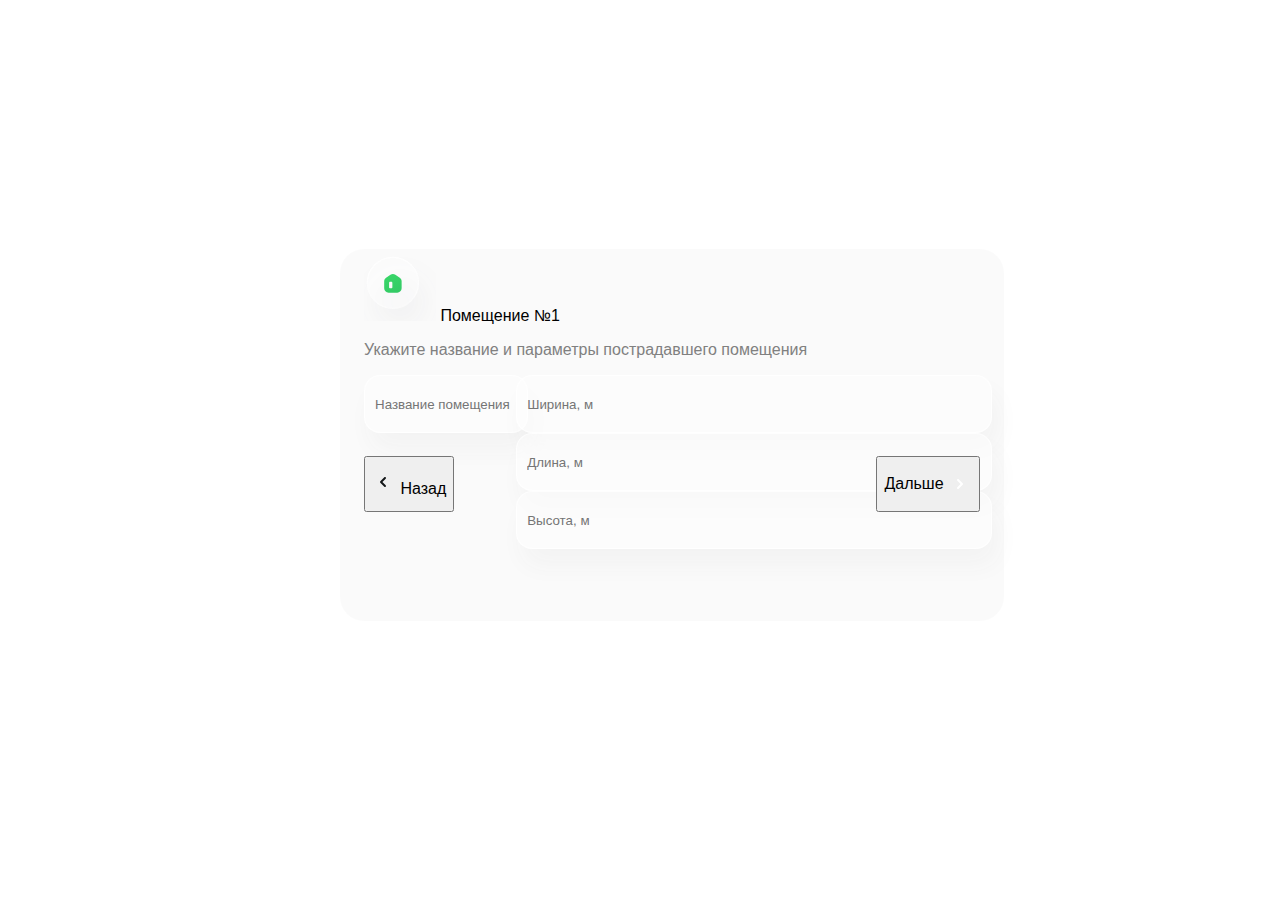
<file: Практика/1/index.html>
<!DOCTYPE html>
<html lang="ru">
    <head>
        <link href="style.css" rel="stylesheet"  />
        <meta charset="utf-8" />
        <title>
            Тестовое задание "Помещение №1"
        </title>
    </head>
    <body>
        <div class = "content-box">
            <div class ="in-box" >
                <div class="header">  
                    <img src="Round 49.svg" class="header__icon" alt="Иконка" width = "72" height = "72">
                    <span class = "header__title">Помещение №1</span>
                </div>
                <p>Укажите название и параметры пострадавшего помещения</p>
                <div class="parameters">
                    <div class="parametrs__row">
                        <input class="input" type="text" placeholder="Название помещения">
                    </div>
                    
                    <div class="parametrs__row">
                        <input class="input" type="text" placeholder="Ширина, м">
                        <input class="input" type="text" placeholder="Длина, м">
                        <input class="input" type="text" placeholder="Высота, м">
                    </div>
                </div>
                <div class="buttons">
                    <button class="button secondary"> 
                        <img src="Leading Icon.svg" class="buttons__back-icon" alt="Иконка" width = "24" height = "24">
                        <span>Назад</span>
                    </button>
                    <button class="button primary">
                        <span class = "go-next"> Дальше</span>
                        <img src="chevron_right.svg" class="next-icon" alt="Иконка" width = "24" height = "24">
                    </button>
                </div>
            </div>
        </div>
    </body>
</html>
</file>
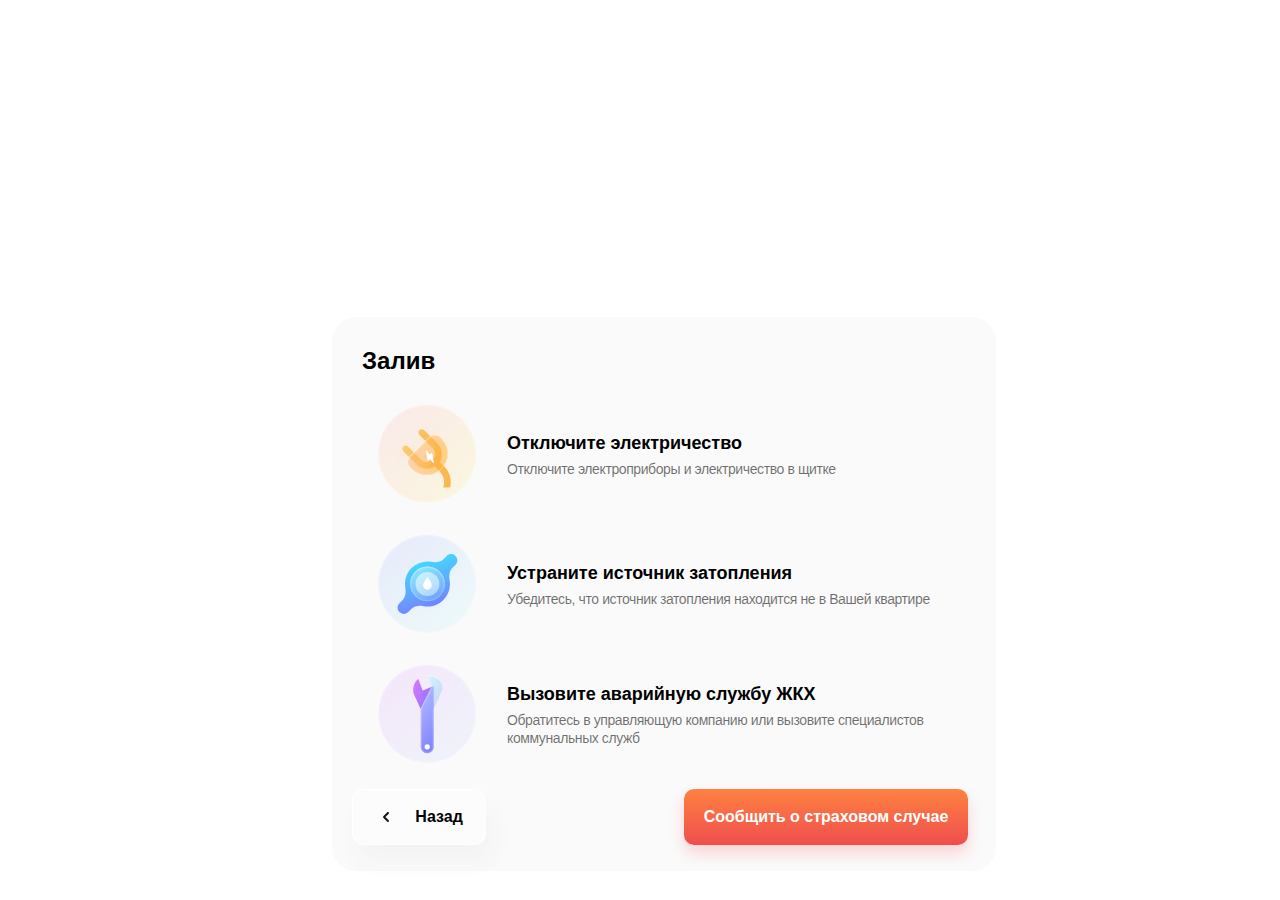
<file: Практика/2/index.html>
<!DOCTYPE html>
<html lang="ru">
    <head>
        <link href="style.css" rel="stylesheet"  />
        <meta charset="utf-8" />
        <title>
            Тестовое задание "Залив"
        </title>
    </head>
    <body>
        <div class = "content-box"> 
            <div class ="in-box">
                <div class = "header">  
                    <h2>Залив</h2>
                </div>
                <div class = "electricity">
                    <div class = "electricity-icon">
                        <img src="Instruction.svg" class ="icon1" alt="Иконка1" width = "110" height = "110">
                    </div>
                    <div class = "electricity-text">
                        <p class = "bold-text">Отключите электричество</p>
                        <p class = "default-text">Отключите электроприборы и электричество в щитке</p>
                    </div>
                </div>
                <div class = "flooding">
                    <div class = "flooding-icon">
                        <img src="Instruction (1).svg" class ="icon2" alt="Иконка2" width = "110" height = "110">
                    </div>
                    <div class = "flooding-text">
                        <p class = "bold-text">Устраните источник затопления</p>
                        <p class = "default-text">Убедитесь, что источник затопления находится не в Вашей квартире</p>
                    </div>    
                </div>
                <div class = "emergency">
                    <div class = "emergency-icon">
                        <img src="Instruction (2).svg" class ="icon3" alt="Иконка3" width = "110" height = "110">
                    </div>
                    <div class = "emergency-text">
                        <p class = "bold-text">Вызовите аварийную службу ЖКХ</p>
                        <p class = "default-text">Обратитесь в управляющую компанию или вызовите специалистов коммунальных служб</p>
                    </div>
                </div>
                <div class = "buttons">
                    <button class="back">
                        <img src="Leading Icon.svg" class="back-icon" alt="Иконка" width = "24" height = "24">
                        <p class = "go-back">Назад</p>
                    </button>
                    <button class="send"> 
                        <p class = "go-send"> Сообщить о страховом случае </p>
                    </button>
                </div>
            </div>
        </div>
    </body>
</html>
</file>
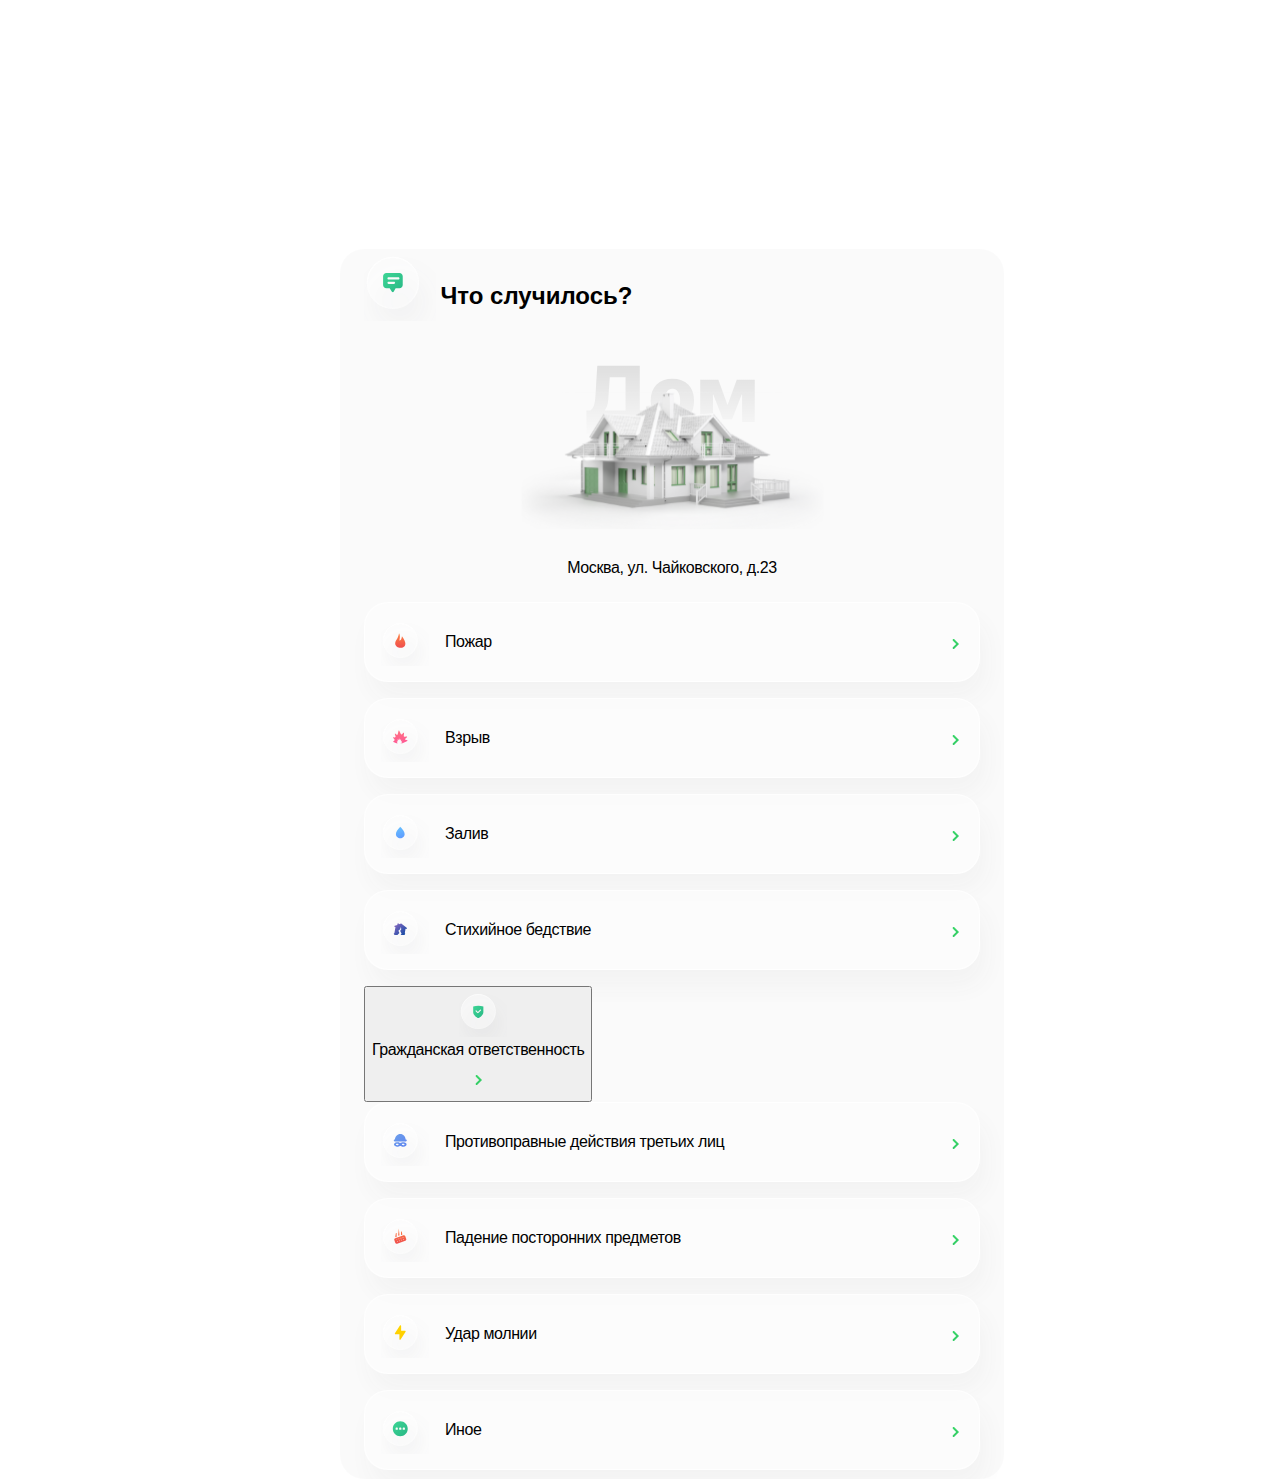
<file: Практика/3/index.html>
<!DOCTYPE html>
<html lang="ru">
    <head>
        <link href="style.css" rel="stylesheet"  />
        <meta charset="utf-8" />
        <title>
            Тестовое задание "Что случилось?"
        </title>
    </head>
    <body>
        <div class = "content-box">
            <div class ="in-box" >
                <div class = "header">  
                    <img src="1.svg" class = "-header-icon" alt="Иконка" width = "72" height = "72">
                    <span class = "header-title">Что случилось?</span>
                </div>
                <div class = "house">
                    <img src="2.svg" class = "house-icon" alt="Иконка" width = "327" height = "184">
                </div>
                <div class = "address">
                    <p class="address-text">Москва, ул. Чайковского, д.23 </p>
                </div>
                <div class = "buttons">
                    <button class="fire"> 
                        <img src="3.svg" class="button-icon" alt="Иконка" width = "48" height = "48">
                        <p class = "button-text"> Пожар</p>
                        <img src="12.svg" class="go-next" alt="Иконка" width = "36" height = "36">
                    </button>
                    <button class="blast"> 
                        <img src="4.svg" class="button-icon" alt="Иконка" width = "48" height = "48">
                        <p class = "button-text"> Взрыв</p>
                        <img src="12.svg" class="go-next" alt="Иконка" width = "36" height = "36">
                    </button>
                    <button class="flood"> 
                        <img src="5.svg" class="button-icon" alt="Иконка" width = "48" height = "48">
                        <p class = "button-text"> Залив</p>
                        <img src="12.svg" class="go-next" alt="Иконка" width = "36" height = "36">
                    </button>
                    <button class="disaster"> 
                        <img src="6.svg" class="button-icon" alt="Иконка" width = "48" height = "48">
                        <p class = "button-text"> Стихийное бедствие</p>
                        <img src="12.svg" class="go-next" alt="Иконка" width = "36" height = "36">
                    </button>
                    <button class="libutton-iconility"> 
                        <img src="7.svg" class="button-icon" alt="Иконка" width = "48" height = "48">
                        <p class = "button-text"> Гражданская ответственность</p>
                        <img src="12.svg" class="go-next" alt="Иконка" width = "36" height = "36">
                    </button>
                    <button class="il_act"> 
                        <img src="8.svg" class="button-icon" alt="Иконка" width = "48" height = "48">
                        <p class = "button-text"> Противоправные действия третьих лиц</p>
                        <img src="12.svg" class="go-next" alt="Иконка" width = "36" height = "36">
                    </button>
                    <button class="fal_obj"> 
                        <img src="9.svg" class="button-icon" alt="Иконка" width = "48" height = "48">
                        <p class = "button-text"> Падение посторонних предметов</p>
                        <img src="12.svg" class="go-next" alt="Иконка" width = "36" height = "36">
                    </button>
                    <button class="lightning"> 
                        <img src="10.svg" class="button-icon" alt="Иконка" width = "48" height = "48">
                        <p class = "button-text"> Удар молнии</p>
                        <img src="12.svg" class="go-next" alt="Иконка" width = "36" height = "36">
                    </button>
                    <button class="other">
                        <img src="11.svg" class="button-icon" alt="Иконка" width = "48" height = "48">
                        <p class = "button-text"> Иное</p>
                        <img src="12.svg" class="go-next" alt="Иконка" width = "36" height = "36">
                    </button>
                </div>
            </div>
        </div>
    </body>
</html>
</file>
<file: Практика/1/style.css>
.header-icon {
    margin-top: 12px;
    vertical-align:-12px;
}
.go-back{
    vertical-align: 4px;
}
.go-next{
    vertical-align: 4px;
}
.back-icon{
    vertical-align:-3px;
}
.next-icon{
    vertical-align:-3px;
}
.header-title {
    line-height: 50%;
    vertical-align:17px;
    font-family: Arial;
    font-size: 32px;
    font-weight: bold;
}
p
{
    color: gray;
    font-family: helvetica;
}
.content-box{
    border-radius: 24px;
    top:225px;
    left: 332px;
    width: 664px;
    height: 372px;
    vertical-align:middle;
    position:relative;
    background-color: rgba(0, 0, 0, 0.02);
}
.in-box{
    font-family: helvetica;
    font-size: 14;
    margin: 24px;
}
.name-of-place{
    font-family: helvetica;
    margin-bottom: 13px;
    margin-top: 30px;
    width: 616px;
    height: 56px;
}
.parameters{
    font-family: helvetica;
    margin-bottom: 25px;
    width:616px;
    height:56px;
    display:flex;
    justify-content:space-between;
}
.back{
    border:1px;
    font-weight: bold;
    border:1px double rgba(255, 255, 255, 0.74);
    font-family: helvetica;
    border-radius: 12px;
    height: 56px;
    width: 134px;
    background-color: rgba(255, 255, 255, 0.48);
    padding: 16px, 24px, 16px, 20px;
    box-shadow: 6px 17px 24px 0px rgba(73, 75, 89, 0.04);
}
.buttons{
    width:616px;
    height:56px;
    display:flex;
    justify-content:space-between;
}

.next{
    padding: 16px, 20px, 16px, 24px;
    font-weight: bold;
    font-family: helvetica;
    border-style: none;
    border-radius: 12px;
    height: 56px;
    width: 137px;
    color: white;
    background-color: rgb(38,201,60);
    box-shadow: 0px 4px 10px 0px rgba(8, 166, 82, 0.3);
}

#Name {
    padding: 0 0 0 10px;
    border:1px double rgba(255, 255, 255, 0.74);
    font-family: helvetica;
    border-radius: 16px;
    width: 604px;
    height: 56px;
    background-color: rgba(255, 255, 255, 0.48);
    box-shadow: 6px 17px 24px 0px rgba(73, 75, 89, 0.04);
}
#Length{
    padding: 0 0 0 10px;
    border:1px double rgba(255, 255, 255, 0.74);
    font-family: helvetica;
    border-radius: 16px;
    width: 184.67px;
    height:56px;
    background-color: rgba(255, 255, 255, 0.48);
    box-shadow: 6px 17px 24px 0px rgba(73, 75, 89, 0.04);
}
#Width{
    padding: 0 0 0 10px;
    border:1px double rgba(255, 255, 255, 0.74);
    font-family: helvetica;
    border-radius: 16px;
    width: 184.67px;
    height:56px;
    background-color: rgba(255, 255, 255, 0.48);
    box-shadow: 6px 17px 24px 0px rgba(73, 75, 89, 0.04);
}
#Height{
}

.button {
    font-size: 16px;
    font-weight: 400;
}

.button .primary {
    color: green;
}

.input {
    padding: 0 0 0 10px;
    border:1px double rgba(255, 255, 255, 0.74);
    font-family: helvetica;
    border-radius: 16px;
    width: 100%;
    height:56px;
    background-color: rgba(255, 255, 255, 0.48);
    box-shadow: 6px 17px 24px 0px rgba(73, 75, 89, 0.04);
}
</file>
<file: Практика/2/style.css>
.emergency, .flooding, .electricity{
    width:  616px;
    height: 110px;
    display:flex;
    margin: 20px;
}
.emergency{
margin-bottom: 20px;
}
.emergency-text, .flooding-text, .electricity-text{
    vertical-align: 5px;
    margin-left: 15px;
    margin-inline: inherit;
    margin-top: auto;
    margin-bottom: auto;
}

.bold-text {
    vertical-align: -22px;
    line-height: 24px;
    font-family: sans-serif;
    font-size: 18px;
    font-weight: bold;
    width: 100%;
    margin: 5px;
}
.default-text{
    margin: 5px;
    font-size: 14px;
    font-weight: 400;
    line-height: 18px;
    letter-spacing: -0.029em;
    text-align: left;
    color: rgba(0, 0, 0, 0.56);
    font-family: sans-serif;
}
.content-box{
    border-radius: 24px;
    top: 317px;
    left: 332px;
    width: 664px;
    height: 554px;
    vertical-align:middle;
    position: absolute;
    background-color: rgba(0, 0, 0, 0.02);
}
.in-box{
    font-family: sans-serif;
    font-size: 14;
    margin: 20px;
    margin-top: 30px;
}
.back{
    border:1px;
    font-weight: bold;
    border:1px double rgba(255, 255, 255, 0.74);
    font-family: helvetica;
    border-radius: 12px;
    height: 56px;
    width: 134px;
    background-color: rgba(255, 255, 255, 0.48);
    padding: 16px, 24px, 16px, 20px;
    box-shadow: 6px 17px 24px 0px rgba(73, 75, 89, 0.04);
    display: flex;
}
.send{
     border-style: none;
    font-weight: bold;
    border-color: white;
    font-family: sans-serif;
    border-radius: 10px;
    height: 56px;
    width: 284px;
    color: white;
    background: linear-gradient(360deg, #EF4E4E 0%, #FE8240 100%);
    box-shadow: 0px 8px 16px 0px rgba(255, 0, 0, 0.16);
}
.buttons{
    width:616px;
    height:56px;
    display:flex;
    justify-content:space-between;
}
.header{
    width: 616px;
    height: 32px;
    margin:10px;
}
.back-icon{
    margin: auto;
    margin-right: 0;
}
.go-back{
    margin: auto;
    font-size: 16px;
    line-height: 24px;
    font-weight: 600;
}
.go-send{
    margin: auto;
    font-size: 16px; 
    font-weight: 600;
    line-height: 24px;
}
</file>
<file: Практика/3/style.css>
.header-icon {
    margin-top: 12px;
    vertical-align:-12px;
}
.header{
    margin-bottom: 25px;
}
.house{
    text-align: center;
    margin: auto;
}
.button-icon{
    margin: auto;
    margin-right: 0;
    margin-left: 10px;
}
.button-text{
    margin: auto;
    margin-left: 0;
    font-family: 'Segoe UI', Tahoma, Geneva, Verdana, sans-serif;
    font-size: 16px;
    font-weight: 500;
    line-height: 20px;
    letter-spacing: -0.025em;
    text-align: left;
}
.go-next{
    margin: auto;
    margin-right: 0;
}
.header-title {
    line-height: 50%;
    vertical-align:17px;
    font-family: Arial;
    font-size: 24px;
    font-weight: bold;
}
p
{
    font-family: helvetica;
}
.content-box{
    border-radius: 24px;
    top:225px;
    left: 332px;
    width: 664px;
    height: 1230px;
    vertical-align:middle;
    position:relative;
    background-color: rgba(0, 0, 0, 0.02);
}
.in-box{
    font-family: helvetica;
    font-size: 14;
    margin: 24px;
}
.buttons{
    width:616px;;
    height:848px;
    align-content: space-between;
    flex-wrap: wrap;
    margin: auto;
}
.address{
    margin: auto;
    margin-top: 20px;
    margin-bottom: 24px;
}
.address-text{
    font-family:'Segoe UI', Tahoma, Geneva, Verdana, sans-serif;
    font-size: 16px;
    font-weight: 400;
    line-height: 20px;
    letter-spacing: -0.025em;
    text-align: center;
}
.fire{
    margin-bottom: 16px;
    width: 616px;
    border:1px double rgba(255, 255, 255, 0.74);
    height: 80px;
    gap: 16px;
    border-radius: 24px;
    opacity: 0px;  
    box-shadow: 6px 17px 24px 0px rgba(73, 75, 89, 0.04);  
    display: flex;
    background: rgba(255, 255, 255, 0.48);
}
.blast{
    margin-bottom: 16px;
    border:1px double rgba(255, 255, 255, 0.74);
    background: rgba(255, 255, 255, 0.48);
    width: 616px;
    height: 80px;
    gap: 16px;
    border-radius: 24px;
    opacity: 0px;
    box-shadow: 6px 17px 24px 0px rgba(73, 75, 89, 0.04);
    display: flex;
}
.flood{
    margin-bottom: 16px;
    display: flex;
    background: rgba(255, 255, 255, 0.48);
    border:1px double rgba(255, 255, 255, 0.74);
    width: 616px;;
    height: 80px;
    gap: 16px;
    border-radius: 24px;
    opacity: 0px;
    border:1px double rgba(255, 255, 255, 0.74);
    box-shadow: 6px 17px 24px 0px rgba(73, 75, 89, 0.04);
}
.disaster{
    margin-bottom: 16px;
    display: flex;
    width: 616px;
    height: 80px;
    gap: 16px;
    border-radius: 24px;
    opacity: 0px;
    border:1px double rgba(255, 255, 255, 0.74);
    box-shadow: 6px 17px 24px 0px rgba(73, 75, 89, 0.04);
    background: rgba(255, 255, 255, 0.48);
}
.liability{
    margin-bottom: 16px;
    display: flex;
    width: 616px;
    height: 80px;
    gap: 16px;
    border-radius: 24px;
    opacity: 0px;
    border:1px double rgba(255, 255, 255, 0.74);
    box-shadow: 6px 17px 24px 0px rgba(73, 75, 89, 0.04);
    background: rgba(255, 255, 255, 0.48);
}
.il_act{
    margin-bottom: 16px;
    display: flex;
    width: 616px;
    height: 80px;
    gap: 16px;
    border-radius: 24px;
    opacity: 0px;
    border:1px double rgba(255, 255, 255, 0.74);
    box-shadow: 6px 17px 24px 0px rgba(73, 75, 89, 0.04);
    background: rgba(255, 255, 255, 0.48);
}
.fal_obj{
    margin-bottom: 16px;
    display: flex;
    width: 616px;
    height: 80px;
    gap: 16px;
    border-radius: 24px;
    opacity: 0px;
    border:1px double rgba(255, 255, 255, 0.74);
    box-shadow: 6px 17px 24px 0px rgba(73, 75, 89, 0.04);
    background: rgba(255, 255, 255, 0.48);
}
.lightning{
    margin-bottom: 16px;
    width: 616px;
    height: 80px;
    gap: 16px;
    border-radius: 24px;
    opacity: 0px;
    border:1px double rgba(255, 255, 255, 0.74);
    box-shadow: 6px 17px 24px 0px rgba(73, 75, 89, 0.04);
    display: flex;
    background: rgba(255, 255, 255, 0.48);
}
.other{
    margin-bottom: 16px;
    display: flex;
    width: 616px;
    height: 80px;
    gap: 16px;
    border-radius: 24px;
    opacity: 0px;
    border:1px double rgba(255, 255, 255, 0.74);
    box-shadow: 6px 17px 24px 0px rgba(73, 75, 89, 0.04);
    margin: auto;
    background: rgba(255, 255, 255, 0.48);
}
</file>
